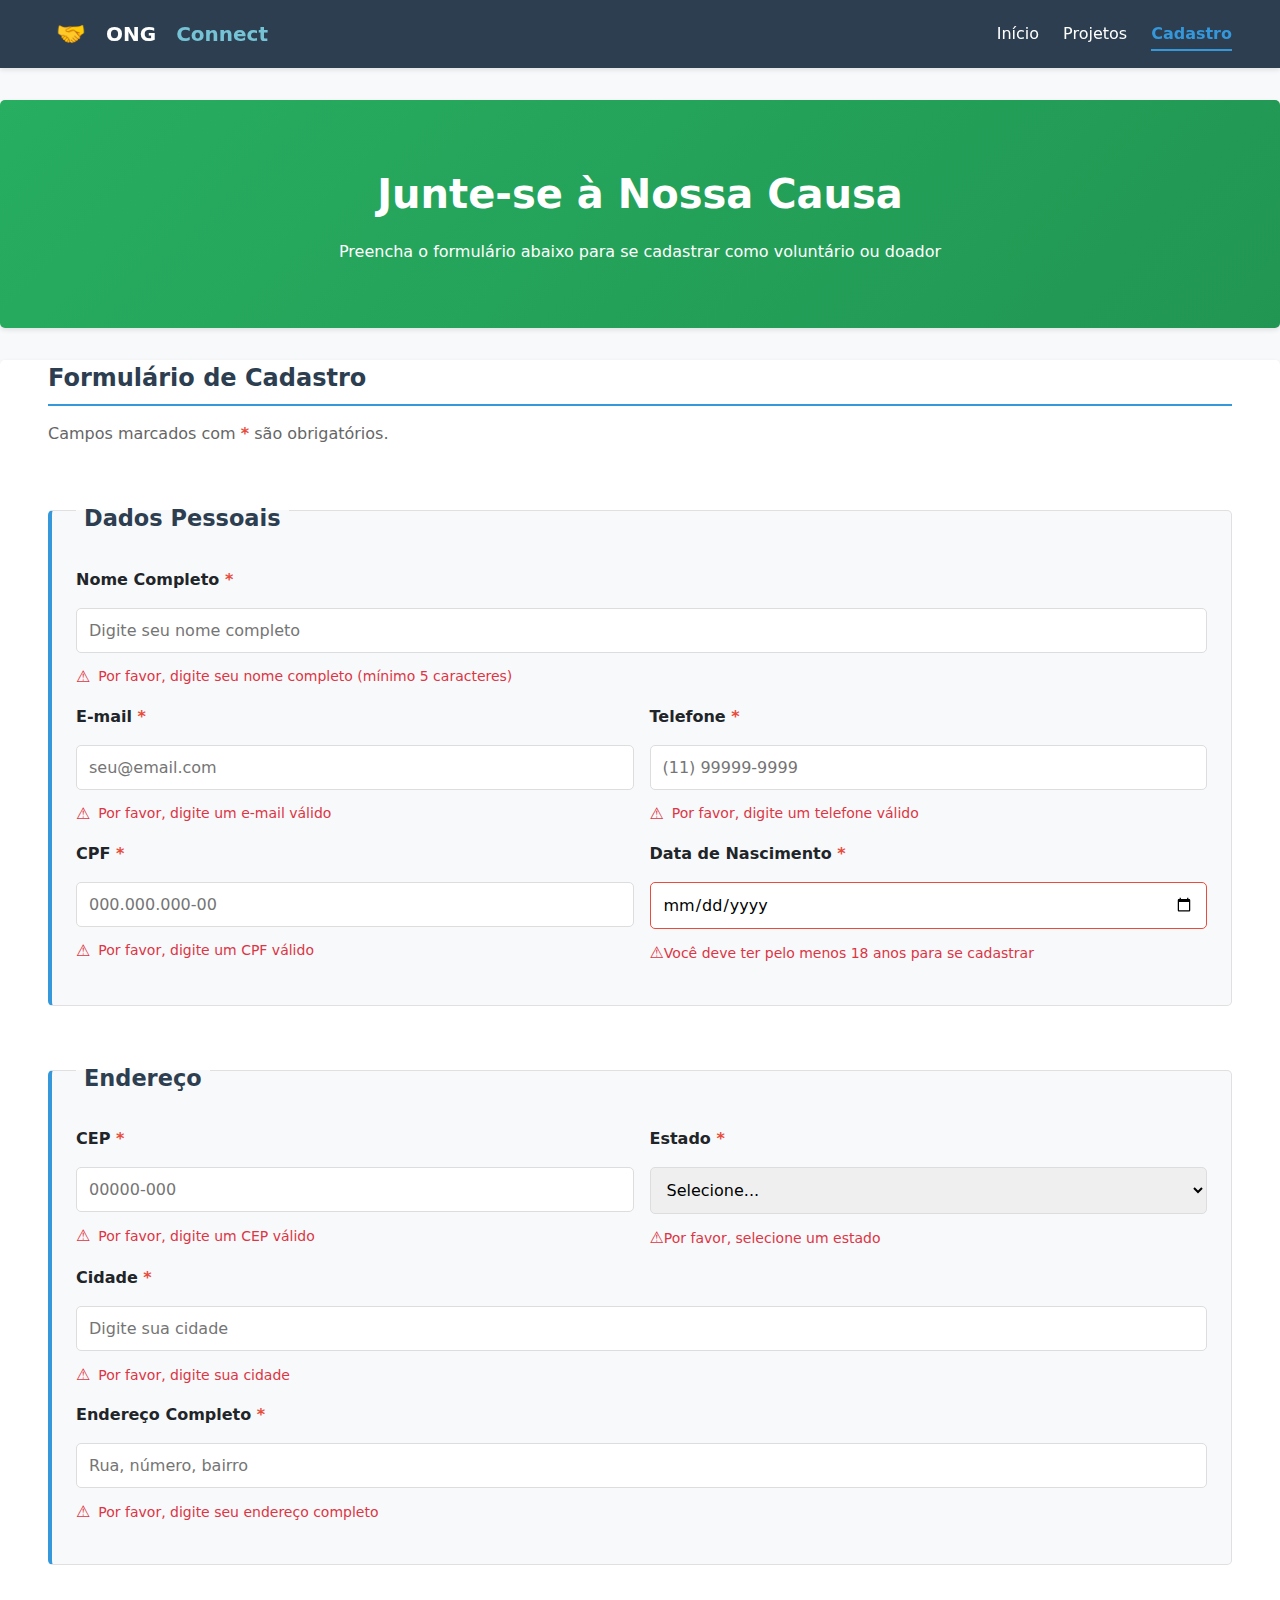
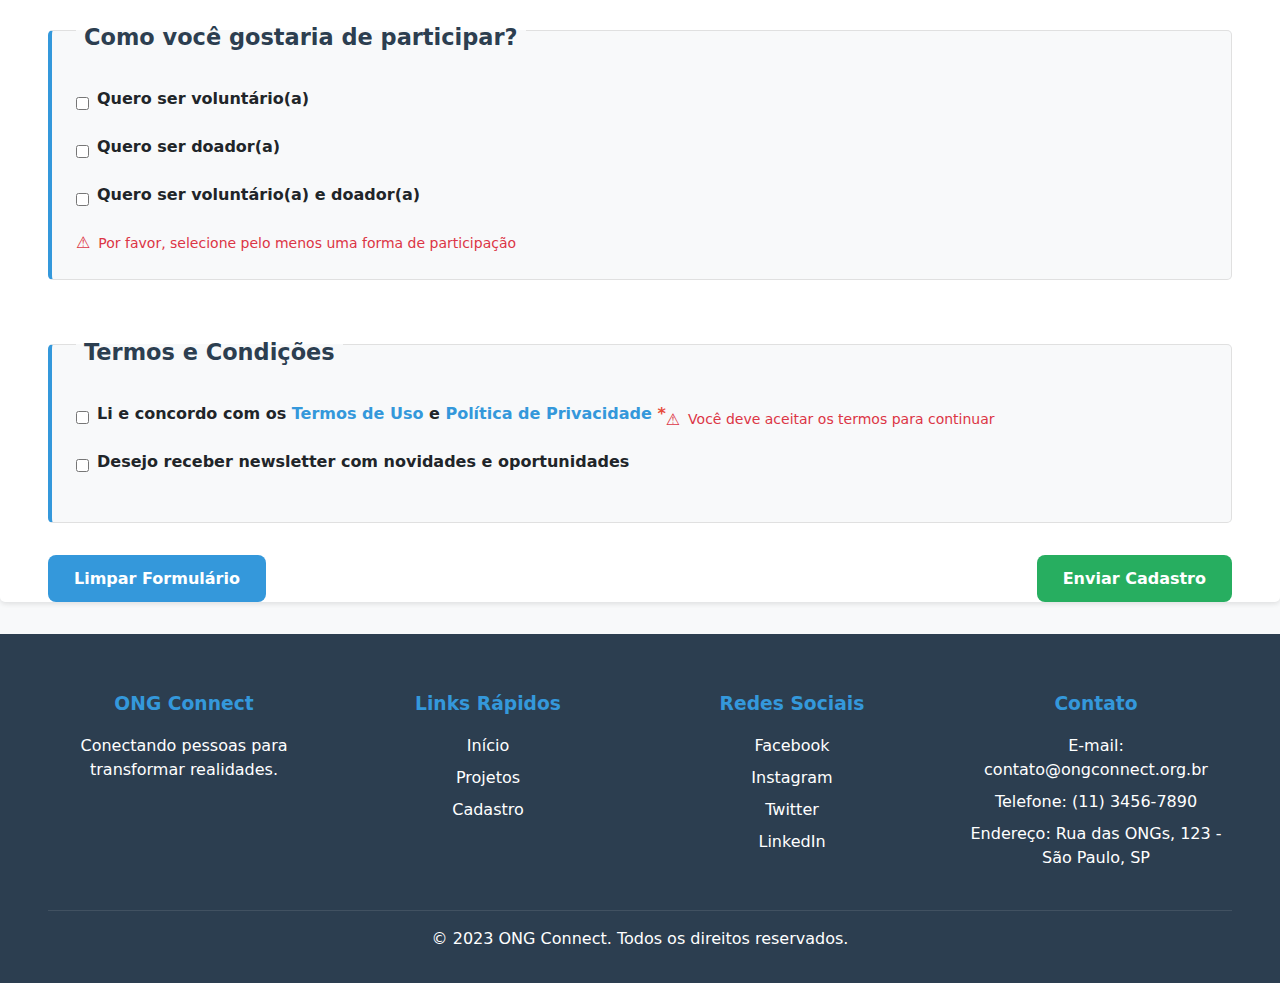
<file: entrega1/cadastro.html>
<!DOCTYPE html>
<html lang="pt-BR">
<head>
    <meta charset="UTF-8">
    <meta name="viewport" content="width=device-width, initial-scale=1.0">
    <meta name="description" content="Cadastre-se como voluntário ou doador na ONG Connect">
    <title>Cadastro - ONG Connect</title>
    <link rel="stylesheet" href="css/style.css">
</head>
<body>
    <!-- Cabeçalho com navegação -->
    <header>
        <div class="container">
            <div class="header-content">
                <div class="logo">
                    <span class="logo-icon">🤝</span>ONG<span>Connect</span>
                </div>
                <nav>
                    <ul>
                        <li><a href="index.html">Início</a></li>
                        <li><a href="projetos.html">Projetos</a></li>
                        <li><a href="cadastro.html" class="active">Cadastro</a></li>
                    </ul>
                </nav>
            </div>
        </div>
    </header>

    <!-- Conteúdo principal -->
    <main>
        <!-- Cabeçalho da página -->
        <section class="page-header">
            <div class="container">
                <h1>Junte-se à Nossa Causa</h1>
                <p>Preencha o formulário abaixo para se cadastrar como voluntário ou doador</p>
            </div>
        </section>

        <!-- Formulário de Cadastro -->
        <section class="container">
            <form id="cadastroForm" novalidate>
                <h2>Formulário de Cadastro</h2>
                <p class="form-intro">Campos marcados com <span class="required-marker">*</span> são obrigatórios.</p>
                
                <!-- Seção Dados Pessoais -->
                <fieldset class="form-section">
                    <legend><h3>Dados Pessoais</h3></legend>
                    
                    <div class="form-group">
                        <label for="nomeCompleto" class="required">Nome Completo</label>
                        <input type="text" id="nomeCompleto" name="nomeCompleto" required minlength="5" maxlength="100" placeholder="Digite seu nome completo">
                        <span class="error-message">Por favor, digite seu nome completo (mínimo 5 caracteres)</span>
                    </div>
                    
                    <div class="form-row">
                        <div class="form-group">
                            <label for="email" class="required">E-mail</label>
                            <input type="email" id="email" name="email" required placeholder="seu@email.com">
                            <span class="error-message">Por favor, digite um e-mail válido</span>
                        </div>
                        
                        <div class="form-group">
                            <label for="telefone" class="required">Telefone</label>
                            <input type="tel" id="telefone" name="telefone" required pattern="\(\d{2}\)\s\d{4,5}-\d{4}" placeholder="(11) 99999-9999">
                            <span class="error-message">Por favor, digite um telefone válido</span>
                        </div>
                    </div>
                    
                    <div class="form-row">
                        <div class="form-group">
                            <label for="cpf" class="required">CPF</label>
                            <input type="text" id="cpf" name="cpf" required pattern="\d{3}\.\d{3}\.\d{3}-\d{2}" placeholder="000.000.000-00">
                            <span class="error-message">Por favor, digite um CPF válido</span>
                        </div>
                        
                        <div class="form-group">
                            <label for="dataNascimento" class="required">Data de Nascimento</label>
                            <input type="date" id="dataNascimento" name="dataNascimento" required max="2005-12-31">
                            <span class="error-message">Você deve ter pelo menos 18 anos para se cadastrar</span>
                        </div>
                    </div>
                </fieldset>
                
                <!-- Seção Endereço -->
                <fieldset class="form-section">
                    <legend><h3>Endereço</h3></legend>
                    
                    <div class="form-row">
                        <div class="form-group">
                            <label for="cep" class="required">CEP</label>
                            <input type="text" id="cep" name="cep" required pattern="\d{5}-\d{3}" placeholder="00000-000">
                            <span class="error-message">Por favor, digite um CEP válido</span>
                        </div>
                        
                        <div class="form-group">
                            <label for="estado" class="required">Estado</label>
                            <select id="estado" name="estado" required>
                                <option value="">Selecione...</option>
                                <option value="AC">Acre</option>
                                <option value="AL">Alagoas</option>
                                <option value="AP">Amapá</option>
                                <option value="AM">Amazonas</option>
                                <option value="BA">Bahia</option>
                                <option value="CE">Ceará</option>
                                <option value="DF">Distrito Federal</option>
                                <option value="ES">Espírito Santo</option>
                                <option value="GO">Goiás</option>
                                <option value="MA">Maranhão</option>
                                <option value="MT">Mato Grosso</option>
                                <option value="MS">Mato Grosso do Sul</option>
                                <option value="MG">Minas Gerais</option>
                                <option value="PA">Pará</option>
                                <option value="PB">Paraíba</option>
                                <option value="PR">Paraná</option>
                                <option value="PE">Pernambuco</option>
                                <option value="PI">Piauí</option>
                                <option value="RJ">Rio de Janeiro</option>
                                <option value="RN">Rio Grande do Norte</option>
                                <option value="RS">Rio Grande do Sul</option>
                                <option value="RO">Rondônia</option>
                                <option value="RR">Roraima</option>
                                <option value="SC">Santa Catarina</option>
                                <option value="SP">São Paulo</option>
                                <option value="SE">Sergipe</option>
                                <option value="TO">Tocantins</option>
                            </select>
                            <span class="error-message">Por favor, selecione um estado</span>
                        </div>
                    </div>
                    
                    <div class="form-group">
                        <label for="cidade" class="required">Cidade</label>
                        <input type="text" id="cidade" name="cidade" required placeholder="Digite sua cidade">
                        <span class="error-message">Por favor, digite sua cidade</span>
                    </div>
                    
                    <div class="form-group">
                        <label for="endereco" class="required">Endereço Completo</label>
                        <input type="text" id="endereco" name="endereco" required placeholder="Rua, número, bairro">
                        <span class="error-message">Por favor, digite seu endereço completo</span>
                    </div>
                </fieldset>
                
                <!-- Seção Interesses -->
                <fieldset class="form-section">
                    <legend><h3>Como você gostaria de participar?</h3></legend>
                    
                    <div class="checkbox-group">
                        <input type="checkbox" id="voluntario" name="interesse" value="voluntario">
                        <label for="voluntario">Quero ser voluntário(a)</label>
                    </div>
                    
                    <div class="checkbox-group">
                        <input type="checkbox" id="doador" name="interesse" value="doador">
                        <label for="doador">Quero ser doador(a)</label>
                    </div>
                    
                    <div class="checkbox-group">
                        <input type="checkbox" id="ambos" name="interesse" value="ambos">
                        <label for="ambos">Quero ser voluntário(a) e doador(a)</label>
                    </div>
                    <span class="error-message" id="interesse-error">Por favor, selecione pelo menos uma forma de participação</span>
                </fieldset>
                
                <!-- Seção Disponibilidade -->
                <fieldset class="form-section" id="voluntario-section">
                    <legend><h3>Disponibilidade (para voluntários)</h3></legend>
                    
                    <div class="form-group">
                        <label for="disponibilidade">Quantas horas por semana você pode dedicar?</label>
                        <select id="disponibilidade" name="disponibilidade">
                            <option value="">Selecione...</option>
                            <option value="2-4">2 a 4 horas</option>
                            <option value="4-8">4 a 8 horas</option>
                            <option value="8+">Mais de 8 horas</option>
                        </select>
                    </div>
                    
                    <div class="form-group">
                        <label for="areasInteresse">Áreas de interesse (selecione até 3)</label>
                        <select id="areasInteresse" name="areasInteresse" multiple size="4">
                            <option value="educacao">Educação</option>
                            <option value="meio-ambiente">Meio Ambiente</option>
                            <option value="saude">Saúde</option>
                            <option value="assistencia-social">Assistência Social</option>
                            <option value="cultura">Cultura</option>
                            <option value="esporte">Esporte</option>
                            <option value="tecnologia">Tecnologia</option>
                            <option value="direitos-humanos">Direitos Humanos</option>
                        </select>
                    </div>
                </fieldset>

                <!-- Seção Doação -->
                <fieldset class="form-section" id="doador-section">
                    <legend><h3>Informações para Doação</h3></legend>
                    
                    <div class="form-group">
                        <label for="tipoDoacao">Tipo de Doação</label>
                        <select id="tipoDoacao" name="tipoDoacao">
                            <option value="">Selecione...</option>
                            <option value="unica">Doação Única</option>
                            <option value="mensal">Doação Mensal</option>
                            <option value="trimestral">Doação Trimestral</option>
                            <option value="anual">Doação Anual</option>
                        </select>
                    </div>
                    
                    <div class="form-group">
                        <label for="valorDoacao">Valor Sugerido (R$)</label>
                        <select id="valorDoacao" name="valorDoacao">
                            <option value="">Selecione...</option>
                            <option value="30">R$ 30,00</option>
                            <option value="50">R$ 50,00</option>
                            <option value="100">R$ 100,00</option>
                            <option value="200">R$ 200,00</option>
                            <option value="outro">Outro valor</option>
                        </select>
                    </div>
                    
                    <div class="form-group" id="outro-valor-group" style="display: none;">
                        <label for="outroValor">Informe o valor desejado (R$)</label>
                        <input type="number" id="outroValor" name="outroValor" min="10" placeholder="Digite o valor em reais">
                    </div>
                </fieldset>
                
                <!-- Seção Termos -->
                <fieldset class="form-section">
                    <legend><h3>Termos e Condições</h3></legend>
                    
                    <div class="checkbox-group">
                        <input type="checkbox" id="termos" name="termos" required>
                        <label for="termos" class="required">Li e concordo com os <a href="#" class="link">Termos de Uso</a> e <a href="#" class="link">Política de Privacidade</a></label>
                        <span class="error-message">Você deve aceitar os termos para continuar</span>
                    </div>
                    
                    <div class="checkbox-group">
                        <input type="checkbox" id="newsletter" name="newsletter">
                        <label for="newsletter">Desejo receber newsletter com novidades e oportunidades</label>
                    </div>
                </fieldset>
                
                <!-- Ações do Formulário -->
                <div class="form-actions">
                    <button type="reset" class="btn btn-secondary">Limpar Formulário</button>
                    <button type="submit" class="btn btn-success">Enviar Cadastro</button>
                </div>
            </form>
        </section>
    </main>

    <!-- Rodapé -->
    <footer>
        <div class="container">
            <div class="footer-content">
                <div class="footer-section">
                    <h3>ONG Connect</h3>
                    <p>Conectando pessoas para transformar realidades.</p>
                </div>
                <div class="footer-section">
                    <h3>Links Rápidos</h3>
                    <ul>
                        <li><a href="index.html">Início</a></li>
                        <li><a href="projetos.html">Projetos</a></li>
                        <li><a href="cadastro.html">Cadastro</a></li>
                    </ul>
                </div>
                <div class="footer-section">
                    <h3>Redes Sociais</h3>
                    <ul>
                        <li><a href="#">Facebook</a></li>
                        <li><a href="#">Instagram</a></li>
                        <li><a href="#">Twitter</a></li>
                        <li><a href="#">LinkedIn</a></li>
                    </ul>
                </div>
                <div class="footer-section">
                    <h3>Contato</h3>
                    <ul>
                        <li>E-mail: contato@ongconnect.org.br</li>
                        <li>Telefone: (11) 3456-7890</li>
                        <li>Endereço: Rua das ONGs, 123 - São Paulo, SP</li>
                    </ul>
                </div>
            </div>
            <div class="footer-bottom">
                <p>&copy; 2023 ONG Connect. Todos os direitos reservados.</p>
            </div>
        </div>
    </footer>

    <script src="js/script.js"></script>
</body>
</html>
</file>
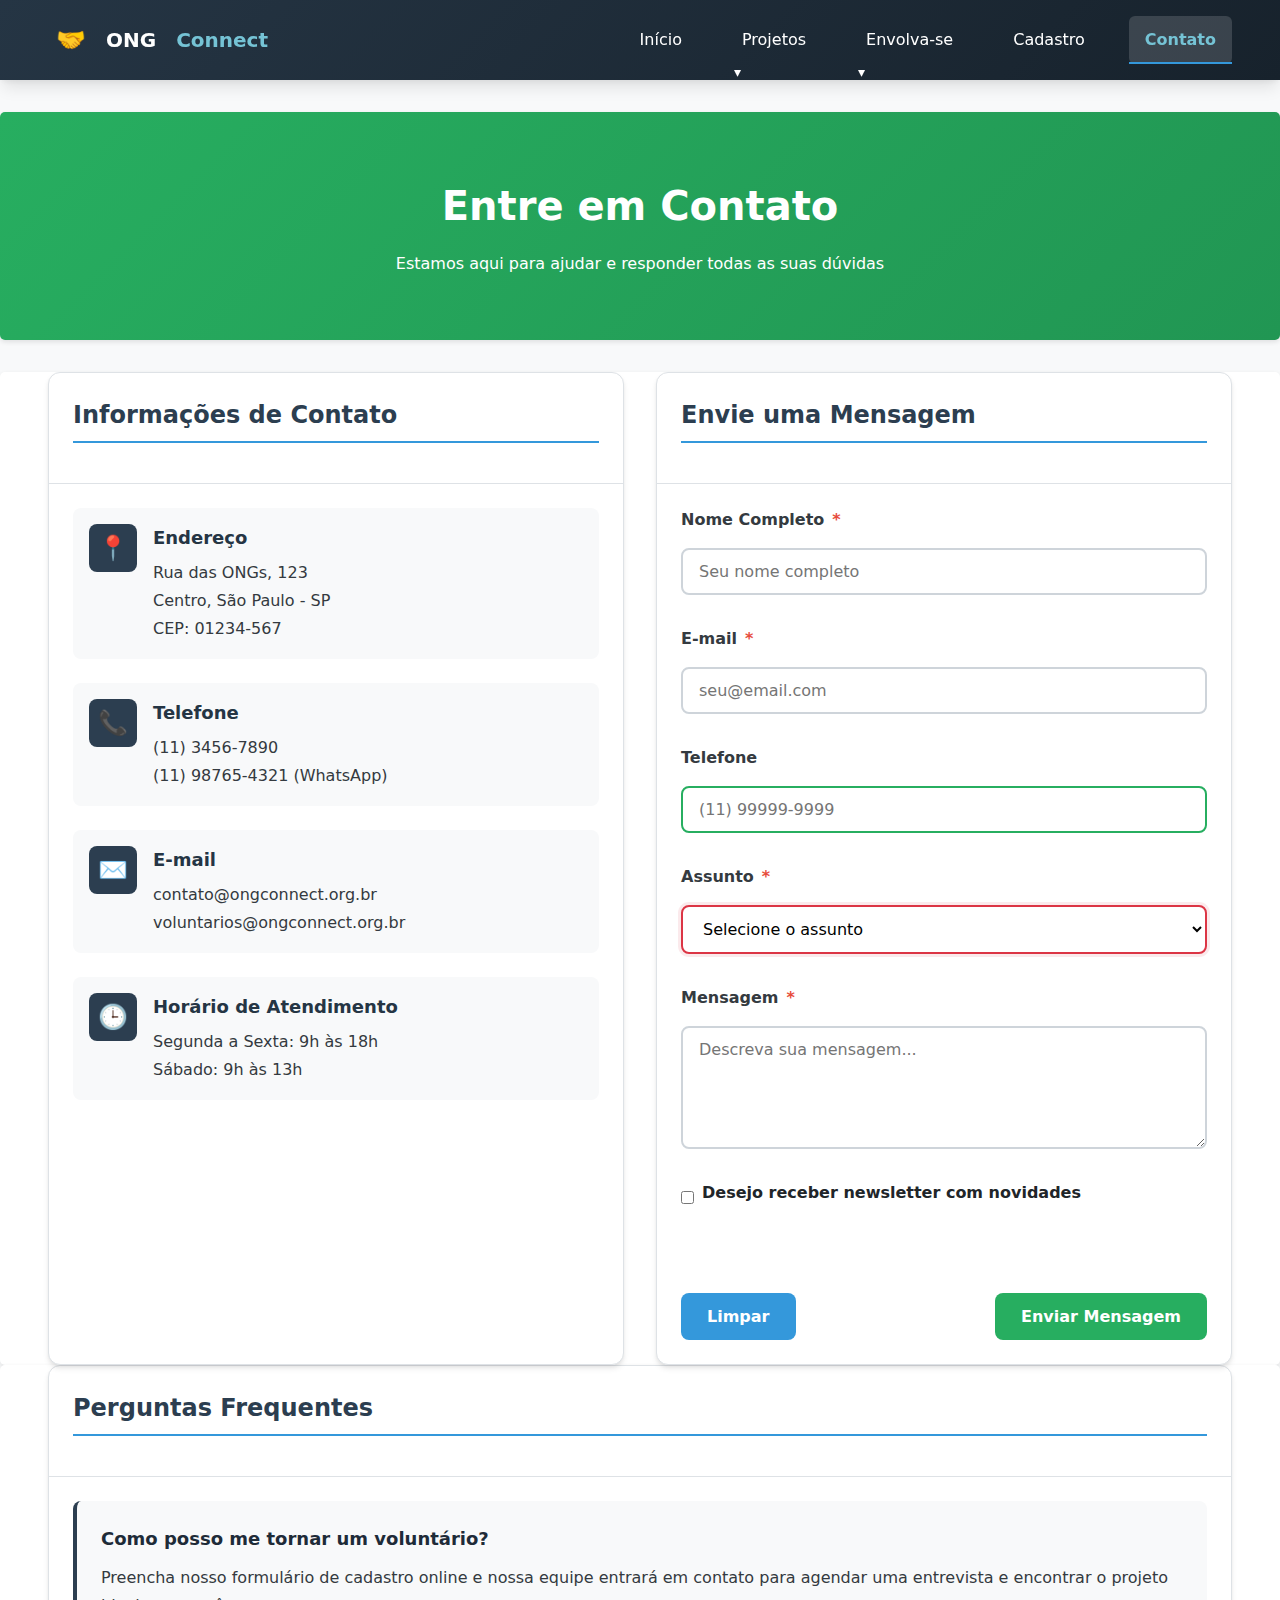
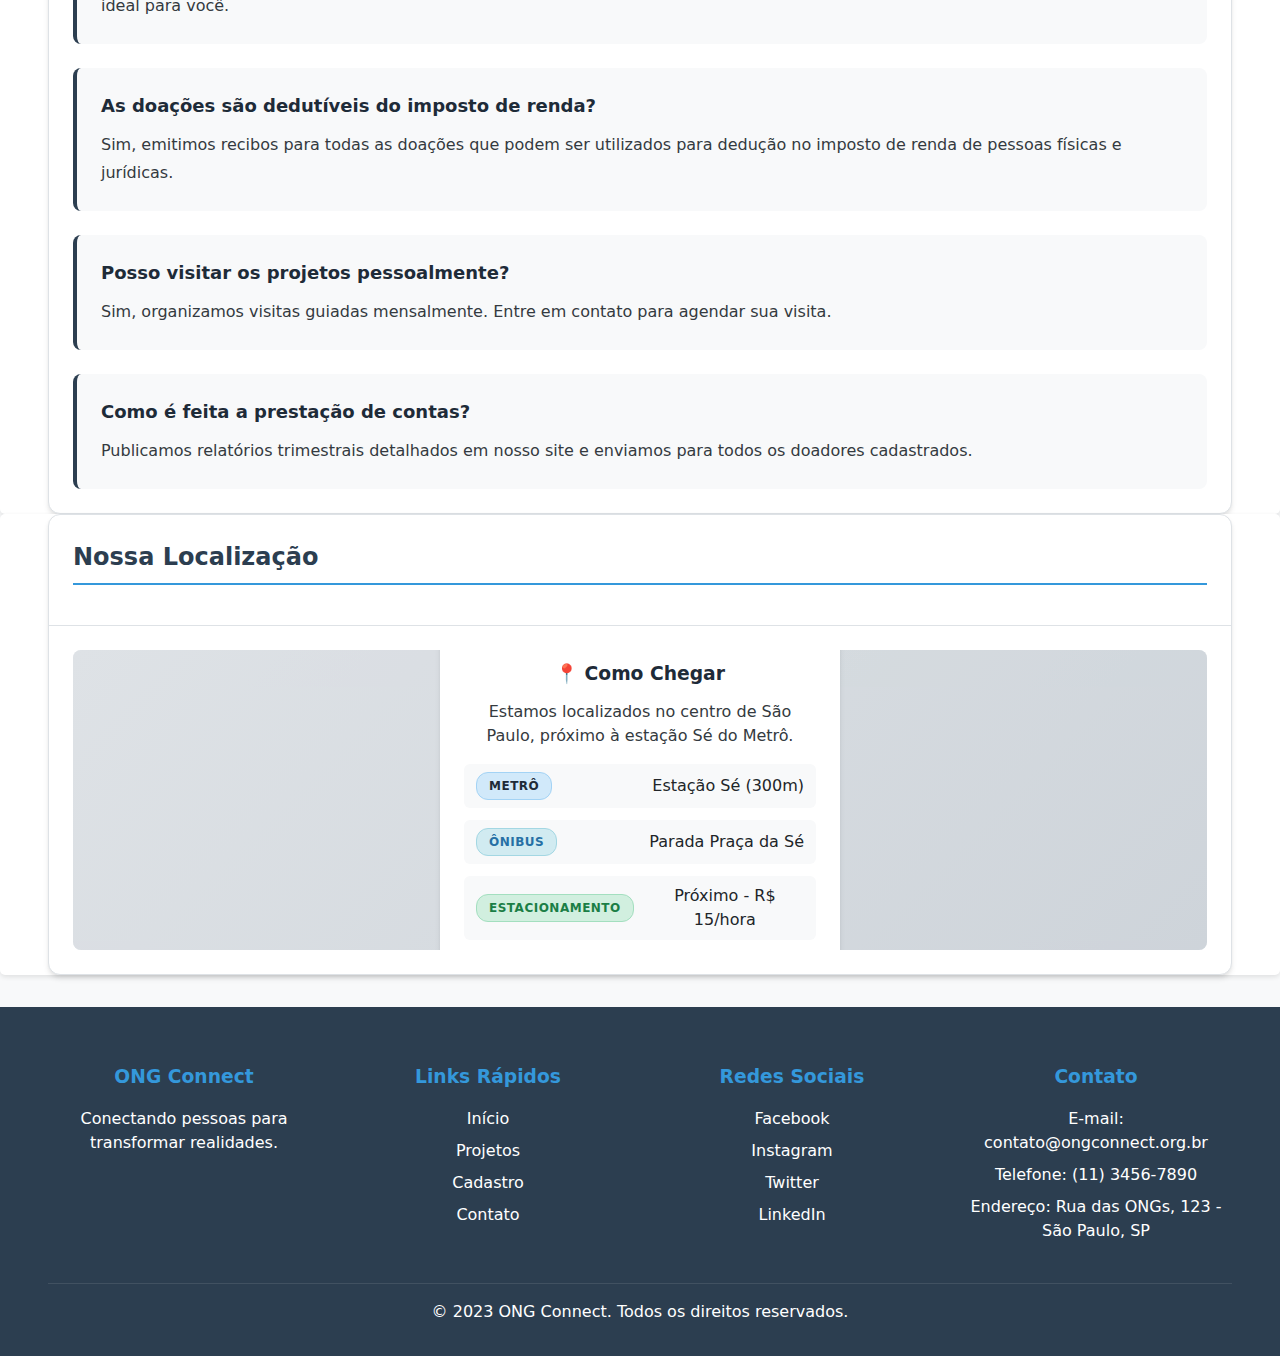
<file: entrega1/contato.html>
<!DOCTYPE html>
<html lang="pt-BR">
<head>
    <meta charset="UTF-8">
    <meta name="viewport" content="width=device-width, initial-scale=1.0">
    <meta name="description" content="Entre em contato com a ONG Connect - Estamos aqui para ajudar e responder suas dúvidas">
    <title>Contato - ONG Connect</title>
    <link rel="stylesheet" href="css/style.css">
</head>
<body>
    <!-- Cabeçalho com navegação -->
    <header class="header">
        <div class="container">
            <div class="header-content">
                <a href="index.html" class="logo">
                    <span class="logo-icon">🤝</span>
                    ONG<span>Connect</span>
                </a>

                <button class="mobile-menu-btn" aria-label="Abrir menu">
                    <span></span>
                    <span></span>
                    <span></span>
                </button>

                <nav class="nav">
                    <ul class="nav-list">
                        <li class="nav-item">
                            <a href="index.html" class="nav-link">Início</a>
                        </li>
                        <li class="nav-item dropdown">
                            <a href="projetos.html" class="nav-link dropdown-toggle">
                                Projetos
                            </a>
                            <div class="dropdown-menu">
                                <a href="projetos.html#educacao" class="dropdown-item">Educação</a>
                                <a href="projetos.html#meio-ambiente" class="dropdown-item">Meio Ambiente</a>
                                <a href="projetos.html#saude" class="dropdown-item">Saúde</a>
                                <a href="projetos.html#tecnologia" class="dropdown-item">Tecnologia</a>
                            </div>
                        </li>
                        <li class="nav-item dropdown">
                            <a href="#" class="nav-link dropdown-toggle">
                                Envolva-se
                            </a>
                            <div class="dropdown-menu">
                                <a href="cadastro.html" class="dropdown-item">Seja Voluntário</a>
                                <a href="cadastro.html#doacao" class="dropdown-item">Faça uma Doação</a>
                                <a href="#" class="dropdown-item">Parcerias</a>
                            </div>
                        </li>
                        <li class="nav-item">
                            <a href="cadastro.html" class="nav-link">Cadastro</a>
                        </li>
                        <li class="nav-item">
                            <a href="contato.html" class="nav-link active">Contato</a>
                        </li>
                    </ul>
                </nav>
            </div>
        </div>
    </header>

    <!-- Conteúdo principal -->
    <main>
        <!-- Cabeçalho da página -->
        <section class="page-header">
            <div class="container">
                <h1>Entre em Contato</h1>
                <p>Estamos aqui para ajudar e responder todas as suas dúvidas</p>
            </div>
        </section>

        <!-- Seção de Informações de Contato -->
        <section class="container">
            <div class="grid grid-1 grid-md-2 gap-8">
                <!-- Informações de Contato -->
                <div class="card">
                    <div class="card-header">
                        <h2>Informações de Contato</h2>
                    </div>
                    <div class="card-body">
                        <div class="contact-info">
                            <div class="contact-item">
                                <div class="contact-icon">📍</div>
                                <div class="contact-details">
                                    <h3>Endereço</h3>
                                    <p>Rua das ONGs, 123<br>Centro, São Paulo - SP<br>CEP: 01234-567</p>
                                </div>
                            </div>
                            
                            <div class="contact-item">
                                <div class="contact-icon">📞</div>
                                <div class="contact-details">
                                    <h3>Telefone</h3>
                                    <p>(11) 3456-7890<br>(11) 98765-4321 (WhatsApp)</p>
                                </div>
                            </div>
                            
                            <div class="contact-item">
                                <div class="contact-icon">✉️</div>
                                <div class="contact-details">
                                    <h3>E-mail</h3>
                                    <p>contato@ongconnect.org.br<br>voluntarios@ongconnect.org.br</p>
                                </div>
                            </div>
                            
                            <div class="contact-item">
                                <div class="contact-icon">🕒</div>
                                <div class="contact-details">
                                    <h3>Horário de Atendimento</h3>
                                    <p>Segunda a Sexta: 9h às 18h<br>Sábado: 9h às 13h</p>
                                </div>
                            </div>
                        </div>
                    </div>
                </div>

                <!-- Formulário de Contato -->
                <div class="card">
                    <div class="card-header">
                        <h2>Envie uma Mensagem</h2>
                    </div>
                    <div class="card-body">
                        <form id="contactForm" class="contact-form">
                            <div class="form-group">
                                <label for="contactName" class="form-label required">Nome Completo</label>
                                <input type="text" id="contactName" name="contactName" class="form-control" required minlength="2" placeholder="Seu nome completo">
                            </div>
                            
                            <div class="form-group">
                                <label for="contactEmail" class="form-label required">E-mail</label>
                                <input type="email" id="contactEmail" name="contactEmail" class="form-control" required placeholder="seu@email.com">
                            </div>
                            
                            <div class="form-group">
                                <label for="contactPhone" class="form-label">Telefone</label>
                                <input type="tel" id="contactPhone" name="contactPhone" class="form-control" placeholder="(11) 99999-9999">
                            </div>
                            
                            <div class="form-group">
                                <label for="contactSubject" class="form-label required">Assunto</label>
                                <select id="contactSubject" name="contactSubject" class="form-control" required>
                                    <option value="">Selecione o assunto</option>
                                    <option value="voluntariado">Voluntariado</option>
                                    <option value="doacao">Doação</option>
                                    <option value="parceria">Parceria</option>
                                    <option value="duvida">Dúvida</option>
                                    <option value="sugestao">Sugestão</option>
                                    <option value="outro">Outro</option>
                                </select>
                            </div>
                            
                            <div class="form-group">
                                <label for="contactMessage" class="form-label required">Mensagem</label>
                                <textarea id="contactMessage" name="contactMessage" class="form-control" required minlength="10" rows="5" placeholder="Descreva sua mensagem..."></textarea>
                            </div>
                            
                            <div class="form-group">
                                <div class="checkbox-group">
                                    <input type="checkbox" id="contactNewsletter" name="contactNewsletter">
                                    <label for="contactNewsletter">Desejo receber newsletter com novidades</label>
                                </div>
                            </div>
                            
                            <div class="form-actions">
                                <button type="reset" class="btn btn-secondary">Limpar</button>
                                <button type="submit" class="btn btn-success">Enviar Mensagem</button>
                            </div>
                        </form>
                    </div>
                </div>
            </div>
        </section>

        <!-- Seção de FAQs -->
        <section class="container">
            <div class="card">
                <div class="card-header">
                    <h2>Perguntas Frequentes</h2>
                </div>
                <div class="card-body">
                    <div class="faq-grid">
                        <div class="faq-item">
                            <h3>Como posso me tornar um voluntário?</h3>
                            <p>Preencha nosso formulário de cadastro online e nossa equipe entrará em contato para agendar uma entrevista e encontrar o projeto ideal para você.</p>
                        </div>
                        
                        <div class="faq-item">
                            <h3>As doações são dedutíveis do imposto de renda?</h3>
                            <p>Sim, emitimos recibos para todas as doações que podem ser utilizados para dedução no imposto de renda de pessoas físicas e jurídicas.</p>
                        </div>
                        
                        <div class="faq-item">
                            <h3>Posso visitar os projetos pessoalmente?</h3>
                            <p>Sim, organizamos visitas guiadas mensalmente. Entre em contato para agendar sua visita.</p>
                        </div>
                        
                        <div class="faq-item">
                            <h3>Como é feita a prestação de contas?</h3>
                            <p>Publicamos relatórios trimestrais detalhados em nosso site e enviamos para todos os doadores cadastrados.</p>
                        </div>
                    </div>
                </div>
            </div>
        </section>

        <!-- Seção de Localização -->
        <section class="container">
            <div class="card">
                <div class="card-header">
                    <h2>Nossa Localização</h2>
                </div>
                <div class="card-body">
                    <div class="map-container">
                        <div class="map-placeholder">
                            <div class="map-content">
                                <h3>📍 Como Chegar</h3>
                                <p>Estamos localizados no centro de São Paulo, próximo à estação Sé do Metrô.</p>
                                <div class="transport-options">
                                    <div class="transport-item">
                                        <span class="badge badge-primary">Metrô</span>
                                        <span>Estação Sé (300m)</span>
                                    </div>
                                    <div class="transport-item">
                                        <span class="badge badge-secondary">Ônibus</span>
                                        <span>Parada Praça da Sé</span>
                                    </div>
                                    <div class="transport-item">
                                        <span class="badge badge-success">Estacionamento</span>
                                        <span>Próximo - R$ 15/hora</span>
                                    </div>
                                </div>
                            </div>
                        </div>
                    </div>
                </div>
            </div>
        </section>
    </main>

    <!-- Rodapé -->
    <footer>
        <div class="container">
            <div class="footer-content">
                <div class="footer-section">
                    <h3>ONG Connect</h3>
                    <p>Conectando pessoas para transformar realidades.</p>
                </div>
                <div class="footer-section">
                    <h3>Links Rápidos</h3>
                    <ul>
                        <li><a href="index.html">Início</a></li>
                        <li><a href="projetos.html">Projetos</a></li>
                        <li><a href="cadastro.html">Cadastro</a></li>
                        <li><a href="contato.html">Contato</a></li>
                    </ul>
                </div>
                <div class="footer-section">
                    <h3>Redes Sociais</h3>
                    <ul>
                        <li><a href="#">Facebook</a></li>
                        <li><a href="#">Instagram</a></li>
                        <li><a href="#">Twitter</a></li>
                        <li><a href="#">LinkedIn</a></li>
                    </ul>
                </div>
                <div class="footer-section">
                    <h3>Contato</h3>
                    <ul>
                        <li>E-mail: contato@ongconnect.org.br</li>
                        <li>Telefone: (11) 3456-7890</li>
                        <li>Endereço: Rua das ONGs, 123 - São Paulo, SP</li>
                    </ul>
                </div>
            </div>
            <div class="footer-bottom">
                <p>&copy; 2023 ONG Connect. Todos os direitos reservados.</p>
            </div>
        </div>
    </footer>

    <script src="js/script.js"></script>
</body>
</html>
</file>
<file: entrega1/css/style.css>
/* ===== ESTILOS GLOBAIS ===== */
* {
    margin: 0;
    padding: 0;
    box-sizing: border-box;
}

:root {
    --primary-color: #2c3e50;
    --secondary-color: #3498db;
    --accent-color: #27ae60;
    --danger-color: #e74c3c;
    --warning-color: #f39c12;
    --light-color: #f9f9f9;
    --dark-color: #333;
    --text-color: #333;
    --border-radius: 5px;
    --box-shadow: 0 2px 5px rgba(0,0,0,0.1);
    --transition: all 0.3s ease;
}

body {
    font-family: 'Segoe UI', Tahoma, Geneva, Verdana, sans-serif;
    line-height: 1.6;
    color: var(--text-color);
    background-color: var(--light-color);
    min-height: 100vh;
    display: flex;
    flex-direction: column;
}

.container {
    width: 90%;
    max-width: 1200px;
    margin: 0 auto;
}

/* ===== HEADER E NAVEGAÇÃO ===== */
header {
    background-color: var(--primary-color);
    color: white;
    padding: 1rem 0;
    box-shadow: var(--box-shadow);
    position: sticky;
    top: 0;
    z-index: 100;
}

.header-content {
    display: flex;
    justify-content: space-between;
    align-items: center;
}

.logo {
    font-size: 1.5rem;
    font-weight: bold;
    display: flex;
    align-items: center;
}

.logo span {
    color: var(--secondary-color);
    margin-left: 0.5rem;
}

.logo-icon {
    font-size: 1.8rem;
    margin-right: 0.5rem;
}

nav ul {
    display: flex;
    list-style: none;
}

nav ul li {
    margin-left: 1.5rem;
}

nav ul li a {
    color: white;
    text-decoration: none;
    transition: var(--transition);
    padding: 0.5rem 0;
    position: relative;
}

nav ul li a:hover {
    color: var(--secondary-color);
}

nav ul li a.active {
    color: var(--secondary-color);
    font-weight: bold;
}

nav ul li a::after {
    content: '';
    position: absolute;
    bottom: 0;
    left: 0;
    width: 0;
    height: 2px;
    background-color: var(--secondary-color);
    transition: var(--transition);
}

nav ul li a:hover::after,
nav ul li a.active::after {
    width: 100%;
}

/* ===== CONTEÚDO PRINCIPAL ===== */
main {
    flex: 1;
    padding: 2rem 0;
}

.hero {
    background: linear-gradient(135deg, var(--secondary-color), var(--primary-color));
    color: white;
    padding: 4rem 0;
    text-align: center;
    margin-bottom: 2rem;
}

.hero h1 {
    font-size: 2.5rem;
    margin-bottom: 1rem;
    text-shadow: 1px 1px 3px rgba(0,0,0,0.3);
}

.hero p {
    font-size: 1.2rem;
    max-width: 800px;
    margin: 0 auto 2rem;
}

.page-header {
    background: linear-gradient(135deg, var(--accent-color), #2ecc71);
    color: white;
    padding: 3rem 0;
    text-align: center;
    margin-bottom: 2rem;
}

.page-header h1 {
    font-size: 2.5rem;
    margin-bottom: 1rem;
}

section {
    margin-bottom: 2rem;
    padding: 2rem;
    background-color: white;
    border-radius: var(--border-radius);
    box-shadow: var(--box-shadow);
}

h2 {
    color: var(--primary-color);
    margin-bottom: 1rem;
    padding-bottom: 0.5rem;
    border-bottom: 2px solid var(--secondary-color);
}

h3 {
    color: var(--primary-color);
    margin: 1.5rem 0 0.5rem;
}

/* ===== LAYOUTS EM GRID ===== */
.about-grid {
    display: grid;
    grid-template-columns: repeat(auto-fit, minmax(300px, 1fr));
    gap: 1.5rem;
    margin-top: 1.5rem;
}

.about-item {
    padding: 1.5rem;
    background-color: #f8f9fa;
    border-radius: var(--border-radius);
    border-left: 4px solid var(--secondary-color);
}

.about-item ul {
    margin-left: 1.5rem;
}

.about-item li {
    margin-bottom: 0.5rem;
}

.projects-grid {
    display: grid;
    grid-template-columns: repeat(auto-fill, minmax(300px, 1fr));
    gap: 1.5rem;
    margin-top: 1.5rem;
}

.contact-grid {
    display: grid;
    grid-template-columns: repeat(auto-fit, minmax(250px, 1fr));
    gap: 1.5rem;
}

/* ===== CARDS DE PROJETOS ===== */
.project-card {
    border: 1px solid #e0e0e0;
    border-radius: var(--border-radius);
    overflow: hidden;
    transition: var(--transition);
    height: 100%;
    display: flex;
    flex-direction: column;
}

.project-card:hover {
    transform: translateY(-5px);
    box-shadow: 0 5px 15px rgba(0,0,0,0.1);
}

.project-image {
    height: 200px;
    background-color: var(--secondary-color);
    display: flex;
    align-items: center;
    justify-content: center;
    color: white;
    font-weight: bold;
    position: relative;
    overflow: hidden;
}

.project-image img {
    width: 100%;
    height: 100%;
    object-fit: cover;
}

.project-image::after {
    content: '';
    position: absolute;
    top: 0;
    left: 0;
    right: 0;
    bottom: 0;
    background: rgba(0,0,0,0.2);
}

.project-content {
    padding: 1.5rem;
    flex: 1;
    display: flex;
    flex-direction: column;
}

.project-content h3 {
    margin-bottom: 0.5rem;
    color: var(--primary-color);
}

.project-meta {
    display: flex;
    justify-content: space-between;
    margin-top: auto;
    padding-top: 1rem;
    font-size: 0.9rem;
    color: #666;
    border-top: 1px solid #eee;
}

/* ===== ESTATÍSTICAS ===== */
.stats-section {
    background: linear-gradient(135deg, var(--primary-color), #34495e);
    color: white;
    padding: 3rem 0;
    text-align: center;
}

.stats-section h2 {
    color: white;
    border-bottom-color: var(--secondary-color);
}

.stats-grid {
    display: grid;
    grid-template-columns: repeat(auto-fit, minmax(200px, 1fr));
    gap: 2rem;
    margin-top: 2rem;
}

.stat-item {
    display: flex;
    flex-direction: column;
    align-items: center;
}

.stat-number {
    font-size: 2.5rem;
    font-weight: bold;
    color: var(--secondary-color);
    margin-bottom: 0.5rem;
}

.stat-label {
    font-size: 1rem;
    opacity: 0.9;
}

/* ===== FORMULÁRIOS ===== */
.form-intro {
    margin-bottom: 2rem;
    color: #666;
}

.required-marker {
    color: var(--danger-color);
    font-weight: bold;
}

.form-group {
    margin-bottom: 1.5rem;
    position: relative;
}

label {
    display: block;
    margin-bottom: 0.5rem;
    font-weight: bold;
}

.required::after {
    content: " *";
    color: var(--danger-color);
}

input, select, textarea {
    width: 100%;
    padding: 0.75rem;
    border: 1px solid #ddd;
    border-radius: var(--border-radius);
    font-size: 1rem;
    transition: var(--transition);
    font-family: inherit;
}

input:focus, select:focus, textarea:focus {
    outline: none;
    border-color: var(--secondary-color);
    box-shadow: 0 0 0 2px rgba(52, 152, 219, 0.2);
}

input:valid {
    border-color: var(--accent-color);
}

input:invalid:not(:focus):not(:placeholder-shown) {
    border-color: var(--danger-color);
}

.form-row {
    display: grid;
    grid-template-columns: 1fr 1fr;
    gap: 1rem;
}

.form-section {
    margin-bottom: 2rem;
    padding: 1.5rem;
    background-color: #f8f9fa;
    border-radius: var(--border-radius);
    border-left: 4px solid var(--secondary-color);
}

.form-section legend {
    font-weight: bold;
    color: var(--primary-color);
    padding: 0 0.5rem;
}

fieldset {
    border: 1px solid #e0e0e0;
    border-radius: var(--border-radius);
    padding: 1.5rem;
}

fieldset legend {
    font-size: 1.2rem;
}

.checkbox-group {
    display: flex;
    align-items: center;
    margin-bottom: 1rem;
}

.checkbox-group input {
    width: auto;
    margin-right: 0.5rem;
}

.error-message {
    color: var(--danger-color);
    font-size: 0.875rem;
    margin-top: 0.25rem;
    display: none;
}

input:invalid:not(:focus):not(:placeholder-shown) + .error-message,
select:invalid:not(:focus) + .error-message {
    display: block;
}

/* ===== BOTÕES ===== */
.btn {
    display: inline-block;
    background-color: var(--secondary-color);
    color: white;
    padding: 0.75rem 1.5rem;
    border: none;
    border-radius: var(--border-radius);
    cursor: pointer;
    font-size: 1rem;
    transition: var(--transition);
    text-decoration: none;
    text-align: center;
    font-family: inherit;
}

.btn:hover {
    background-color: #2980b9;
    transform: translateY(-2px);
    box-shadow: 0 4px 8px rgba(0,0,0,0.1);
}

.btn-success {
    background-color: var(--accent-color);
}

.btn-success:hover {
    background-color: #219653;
}

.btn-secondary {
    background-color: #95a5a6;
}

.btn-secondary:hover {
    background-color: #7f8c8d;
}

.btn-block {
    display: block;
    width: 100%;
}

.form-actions {
    display: flex;
    justify-content: space-between;
    margin-top: 2rem;
    gap: 1rem;
}

/* ===== CARDS DE INFORMAÇÃO ===== */
.info-cards {
    display: grid;
    grid-template-columns: repeat(auto-fit, minmax(300px, 1fr));
    gap: 1.5rem;
    margin-top: 1.5rem;
}

.info-card {
    padding: 1.5rem;
    border-radius: var(--border-radius);
    background-color: #f8f9fa;
    border-left: 4px solid var(--secondary-color);
    transition: var(--transition);
    display: flex;
    flex-direction: column;
}

.info-card:hover {
    transform: translateY(-3px);
    box-shadow: 0 4px 8px rgba(0,0,0,0.1);
}

.info-card h3 {
    margin-top: 0;
    color: var(--primary-color);
}

.info-card .btn {
    margin-top: auto;
    align-self: flex-start;
}

/* ===== TRANSPARÊNCIA ===== */
.transparency-section {
    margin-top: 2rem;
    padding: 1.5rem;
    background-color: #f8f9fa;
    border-radius: var(--border-radius);
}

.transparency-grid {
    display: grid;
    grid-template-columns: repeat(auto-fit, minmax(150px, 1fr));
    gap: 1.5rem;
    margin-top: 1rem;
}

.transparency-item {
    text-align: center;
    padding: 1rem;
    background: white;
    border-radius: var(--border-radius);
    box-shadow: var(--box-shadow);
}

.transparency-number {
    display: block;
    font-size: 2rem;
    font-weight: bold;
    color: var(--accent-color);
    margin-bottom: 0.5rem;
}

.transparency-label {
    font-size: 0.9rem;
    color: #666;
}

/* ===== FOOTER ===== */
footer {
    background-color: var(--primary-color);
    color: white;
    padding: 2rem 0;
    text-align: center;
    margin-top: auto;
}

.footer-content {
    display: grid;
    grid-template-columns: repeat(auto-fit, minmax(200px, 1fr));
    gap: 2rem;
    margin-bottom: 2rem;
}

.footer-section h3 {
    margin-bottom: 1rem;
    color: var(--secondary-color);
}

.footer-section ul {
    list-style: none;
}

.footer-section ul li {
    margin-bottom: 0.5rem;
}

.footer-section a {
    color: white;
    text-decoration: none;
    transition: var(--transition);
}

.footer-section a:hover {
    color: var(--secondary-color);
}

.footer-bottom {
    padding-top: 1rem;
    border-top: 1px solid rgba(255,255,255,0.1);
}

/* ===== UTILITÁRIOS ===== */
.text-center {
    text-align: center;
}

.mt-1 { margin-top: 1rem; }
.mt-2 { margin-top: 2rem; }
.mb-1 { margin-bottom: 1rem; }
.mb-2 { margin-bottom: 2rem; }

.link {
    color: var(--secondary-color);
    text-decoration: none;
}

.link:hover {
    text-decoration: underline;
}

/* ===== RESPONSIVIDADE ===== */
@media (max-width: 768px) {
    .header-content {
        flex-direction: column;
        text-align: center;
    }
    
    nav ul {
        margin-top: 1rem;
        justify-content: center;
        flex-wrap: wrap;
    }
    
    nav ul li {
        margin: 0.5rem;
    }
    
    .hero h1, .page-header h1 {
        font-size: 2rem;
    }
    
    .form-row {
        grid-template-columns: 1fr;
    }
    
    .form-actions {
        flex-direction: column;
    }
    
    .projects-grid {
        grid-template-columns: 1fr;
    }
    
    .stats-grid {
        grid-template-columns: repeat(2, 1fr);
    }
    
    .info-cards {
        grid-template-columns: 1fr;
    }
}

@media (max-width: 480px) {
    .container {
        width: 95%;
    }
    
    section {
        padding: 1rem;
    }
    
    .hero {
        padding: 2rem 0;
    }
    
    .stats-grid {
        grid-template-columns: 1fr;
    }
    
    .footer-content {
        grid-template-columns: 1fr;
    }
}

/* ===== SISTEMA DE DESIGN ===== */
:root {
  /* ===== PALETA DE CORES (8+ cores) ===== */
  /* Cores Primárias */
  --primary-50: #e8f4fd;
  --primary-100: #d1e9fa;
  --primary-200: #a3d3f5;
  --primary-300: #75bdef;
  --primary-400: #47a7e9;
  --primary-500: #2c3e50; /* Principal */
  --primary-600: #253544;
  --primary-700: #1e2b38;
  --primary-800: #17222c;
  --primary-900: #101820;

  /* Cores Secundárias */
  --secondary-50: #e8f5f8;
  --secondary-100: #d1ebf1;
  --secondary-200: #a3d7e3;
  --secondary-300: #75c3d5;
  --secondary-400: #47afc7;
  --secondary-500: #3498db; /* Principal */
  --secondary-600: #2d84c0;
  --secondary-700: #2670a5;
  --secondary-800: #1f5c8a;
  --secondary-900: #18486f;

  /* Cores de Acento */
  --accent-50: #e8f7ef;
  --accent-100: #d1efdf;
  --accent-200: #a3dfbf;
  --accent-300: #75cf9f;
  --accent-400: #47bf7f;
  --accent-500: #27ae60; /* Principal */
  --accent-600: #219653;
  --accent-700: #1b7e46;
  --accent-800: #156639;
  --accent-900: #0f4e2c;

  /* Cores Neutras */
  --neutral-50: #f8f9fa;
  --neutral-100: #e9ecef;
  --neutral-200: #dee2e6;
  --neutral-300: #ced4da;
  --neutral-400: #adb5bd;
  --neutral-500: #6c757d;
  --neutral-600: #495057;
  --neutral-700: #343a40;
  --neutral-800: #212529;
  --neutral-900: #121416;

  /* Cores Semânticas */
  --success-500: #28a745;
  --warning-500: #ffc107;
  --error-500: #dc3545;
  --info-500: #17a2b8;

  /* ===== TIPOGRAFIA HIERÁRQUICA ===== */
  --font-family-primary: 'Inter', 'Segoe UI', system-ui, sans-serif;
  --font-family-secondary: 'Georgia', serif;
  
  /* Tamanhos de Fonte (5+ níveis) */
  --text-xs: 0.75rem;   /* 12px */
  --text-sm: 0.875rem;  /* 14px */
  --text-base: 1rem;    /* 16px */
  --text-lg: 1.125rem;  /* 18px */
  --text-xl: 1.25rem;   /* 20px */
  --text-2xl: 1.5rem;   /* 24px */
  --text-3xl: 1.875rem; /* 30px */
  --text-4xl: 2.25rem;  /* 36px */
  --text-5xl: 3rem;     /* 48px */

  /* Line Heights */
  --leading-tight: 1.25;
  --leading-normal: 1.5;
  --leading-relaxed: 1.75;

  /* ===== SISTEMA DE ESPAÇAMENTO MODULAR ===== */
  --space-1: 0.25rem;  /* 4px */
  --space-2: 0.5rem;   /* 8px */
  --space-3: 0.75rem;  /* 12px */
  --space-4: 1rem;     /* 16px */
  --space-5: 1.25rem;  /* 20px */
  --space-6: 1.5rem;   /* 24px */
  --space-8: 2rem;     /* 32px */
  --space-10: 2.5rem;  /* 40px */
  --space-12: 3rem;    /* 48px */
  --space-16: 4rem;    /* 64px */
  --space-20: 5rem;    /* 80px */
  --space-24: 6rem;    /* 96px */

  /* ===== BORDER RADIUS ===== */
  --radius-sm: 0.25rem;
  --radius-md: 0.375rem;
  --radius-lg: 0.5rem;
  --radius-xl: 0.75rem;
  --radius-2xl: 1rem;

  /* ===== SOMBRAS ===== */
  --shadow-sm: 0 1px 2px 0 rgba(0, 0, 0, 0.05);
  --shadow-md: 0 4px 6px -1px rgba(0, 0, 0, 0.1), 0 2px 4px -1px rgba(0, 0, 0, 0.06);
  --shadow-lg: 0 10px 15px -3px rgba(0, 0, 0, 0.1), 0 4px 6px -2px rgba(0, 0, 0, 0.05);
  --shadow-xl: 0 20px 25px -5px rgba(0, 0, 0, 0.1), 0 10px 10px -5px rgba(0, 0, 0, 0.04);

  /* ===== TRANSITIONS ===== */
  --transition-fast: 150ms ease;
  --transition-normal: 300ms ease;
  --transition-slow: 500ms ease;

  /* ===== Z-INDEX ===== */
  --z-dropdown: 1000;
  --z-sticky: 1020;
  --z-fixed: 1030;
  --z-modal: 1040;
  --z-popover: 1050;
  --z-tooltip: 1060;
}

/* ===== RESET E ESTILOS BASE ===== */
* {
  margin: 0;
  padding: 0;
  box-sizing: border-box;
}

html {
  scroll-behavior: smooth;
}

body {
  font-family: var(--font-family-primary);
  font-size: var(--text-base);
  line-height: var(--leading-normal);
  color: var(--neutral-800);
  background-color: var(--neutral-50);
  min-height: 100vh;
  display: flex;
  flex-direction: column;
}

/* ===== SISTEMA DE GRID PERSONALIZADO (12 COLUNAS) ===== */
.container {
  width: 100%;
  max-width: 1200px;
  margin: 0 auto;
  padding: 0 var(--space-4);
}

.grid {
  display: grid;
  gap: var(--space-6);
}

.grid-1 { grid-template-columns: repeat(1, 1fr); }
.grid-2 { grid-template-columns: repeat(2, 1fr); }
.grid-3 { grid-template-columns: repeat(3, 1fr); }
.grid-4 { grid-template-columns: repeat(4, 1fr); }
.grid-6 { grid-template-columns: repeat(6, 1fr); }
.grid-12 { grid-template-columns: repeat(12, 1fr); }

/* ===== BREAKPOINTS RESPONSIVOS (5+ BREAKPOINTS) ===== */
/* Mobile First - Base styles are for mobile */

/* Small Mobile: 320px - 479px */
@media (min-width: 320px) {
  .container { padding: 0 var(--space-4); }
}

/* Mobile: 480px - 767px */
@media (min-width: 480px) {
  .container { padding: 0 var(--space-6); }
  .grid-sm-2 { grid-template-columns: repeat(2, 1fr); }
}

/* Tablet: 768px - 1023px */
@media (min-width: 768px) {
  .container { padding: 0 var(--space-8); }
  .grid-md-2 { grid-template-columns: repeat(2, 1fr); }
  .grid-md-3 { grid-template-columns: repeat(3, 1fr); }
  .grid-md-4 { grid-template-columns: repeat(4, 1fr); }
}

/* Desktop: 1024px - 1279px */
@media (min-width: 1024px) {
  .container { padding: 0 var(--space-12); }
  .grid-lg-3 { grid-template-columns: repeat(3, 1fr); }
  .grid-lg-4 { grid-template-columns: repeat(4, 1fr); }
  .grid-lg-6 { grid-template-columns: repeat(6, 1fr); }
}

/* Large Desktop: 1280px+ */
@media (min-width: 1280px) {
  .container { max-width: 1400px; }
  .grid-xl-4 { grid-template-columns: repeat(4, 1fr); }
  .grid-xl-6 { grid-template-columns: repeat(6, 1fr); }
  .grid-xl-12 { grid-template-columns: repeat(12, 1fr); }
}

/* ===== NAVEGAÇÃO SOFISTICADA ===== */
.header {
  background: linear-gradient(135deg, var(--primary-600), var(--primary-800));
  color: white;
  padding: var(--space-4) 0;
  box-shadow: var(--shadow-lg);
  position: sticky;
  top: 0;
  z-index: var(--z-sticky);
  backdrop-filter: blur(10px);
}

.header-content {
  display: flex;
  justify-content: space-between;
  align-items: center;
  gap: var(--space-6);
}

.logo {
  display: flex;
  align-items: center;
  gap: var(--space-3);
  font-size: var(--text-xl);
  font-weight: 700;
  text-decoration: none;
  color: white;
}

.logo-icon {
  font-size: var(--text-2xl);
}

.logo span {
  color: var(--secondary-300);
}

/* Menu Principal com Submenu Dropdown */
.nav {
  display: flex;
  align-items: center;
  gap: var(--space-2);
}

.nav-list {
  display: flex;
  list-style: none;
  gap: var(--space-1);
  margin: 0;
  padding: 0;
}

.nav-item {
  position: relative;
}

.nav-link {
  display: flex;
  align-items: center;
  gap: var(--space-2);
  padding: var(--space-3) var(--space-4);
  color: white;
  text-decoration: none;
  border-radius: var(--radius-md);
  transition: all var(--transition-fast);
  font-weight: 500;
  position: relative;
}

.nav-link:hover,
.nav-link:focus {
  background: rgba(255, 255, 255, 0.1);
  color: var(--secondary-200);
  transform: translateY(-1px);
}

.nav-link.active {
  background: rgba(255, 255, 255, 0.15);
  color: var(--secondary-300);
}

/* Submenu Dropdown */
.dropdown {
  position: relative;
}

.dropdown-toggle::after {
  content: '▾';
  margin-left: var(--space-2);
  font-size: var(--text-sm);
  transition: transform var(--transition-fast);
}

.dropdown:hover .dropdown-toggle::after {
  transform: rotate(180deg);
}

.dropdown-menu {
  position: absolute;
  top: 100%;
  left: 0;
  min-width: 200px;
  background: white;
  border-radius: var(--radius-lg);
  box-shadow: var(--shadow-xl);
  padding: var(--space-2) 0;
  opacity: 0;
  visibility: hidden;
  transform: translateY(-10px);
  transition: all var(--transition-normal);
  z-index: var(--z-dropdown);
}

.dropdown:hover .dropdown-menu {
  opacity: 1;
  visibility: visible;
  transform: translateY(0);
}

.dropdown-item {
  display: block;
  padding: var(--space-3) var(--space-4);
  color: var(--neutral-700);
  text-decoration: none;
  transition: all var(--transition-fast);
  border-left: 3px solid transparent;
}

.dropdown-item:hover,
.dropdown-item:focus {
  background: var(--primary-50);
  color: var(--primary-700);
  border-left-color: var(--primary-500);
}

/* Menu Hambúrguer Mobile */
.mobile-menu-btn {
  display: none;
  flex-direction: column;
  justify-content: center;
  align-items: center;
  width: 32px;
  height: 32px;
  background: none;
  border: none;
  cursor: pointer;
  gap: 4px;
  padding: 0;
}

.mobile-menu-btn span {
  width: 20px;
  height: 2px;
  background: white;
  transition: all var(--transition-normal);
  transform-origin: center;
}

.mobile-menu-btn.active span:nth-child(1) {
  transform: rotate(45deg) translate(6px, 6px);
}

.mobile-menu-btn.active span:nth-child(2) {
  opacity: 0;
}

.mobile-menu-btn.active span:nth-child(3) {
  transform: rotate(-45deg) translate(6px, -6px);
}

/* ===== COMPONENTES DE INTERFACE ===== */

/* Sistema de Cards */
.card {
  background: white;
  border-radius: var(--radius-xl);
  box-shadow: var(--shadow-md);
  overflow: hidden;
  transition: all var(--transition-normal);
  border: 1px solid var(--neutral-200);
  height: 100%;
  display: flex;
  flex-direction: column;
}

.card:hover {
  transform: translateY(-4px);
  box-shadow: var(--shadow-xl);
}

.card-header {
  padding: var(--space-6);
  border-bottom: 1px solid var(--neutral-200);
}

.card-body {
  padding: var(--space-6);
  flex: 1;
  display: flex;
  flex-direction: column;
  gap: var(--space-4);
}

.card-footer {
  padding: var(--space-6);
  border-top: 1px solid var(--neutral-200);
  background: var(--neutral-50);
}

/* Cards de Projetos Específicos */
.project-card {
  composes: card;
  position: relative;
}

.project-card::before {
  content: '';
  position: absolute;
  top: 0;
  left: 0;
  right: 0;
  height: 4px;
  background: linear-gradient(90deg, var(--secondary-500), var(--accent-500));
}

.project-image {
  position: relative;
  height: 200px;
  overflow: hidden;
}

.project-image img {
  width: 100%;
  height: 100%;
  object-fit: cover;
  transition: transform var(--transition-slow);
}

.project-card:hover .project-image img {
  transform: scale(1.05);
}

.project-badges {
  position: absolute;
  top: var(--space-4);
  right: var(--space-4);
  display: flex;
  flex-direction: column;
  gap: var(--space-2);
}

/* Sistema de Botões */
.btn {
  display: inline-flex;
  align-items: center;
  justify-content: center;
  gap: var(--space-2);
  padding: var(--space-3) var(--space-6);
  font-size: var(--text-base);
  font-weight: 600;
  text-decoration: none;
  border: 2px solid transparent;
  border-radius: var(--radius-lg);
  cursor: pointer;
  transition: all var(--transition-normal);
  font-family: inherit;
  position: relative;
  overflow: hidden;
}

.btn::before {
  content: '';
  position: absolute;
  top: 0;
  left: -100%;
  width: 100%;
  height: 100%;
  background: linear-gradient(90deg, transparent, rgba(255,255,255,0.2), transparent);
  transition: left var(--transition-slow);
}

.btn:hover::before {
  left: 100%;
}

/* Estados dos Botões */
.btn:focus {
  outline: none;
  box-shadow: 0 0 0 3px rgba(52, 152, 219, 0.3);
}

.btn:active {
  transform: translateY(1px);
}

.btn:disabled {
  opacity: 0.6;
  cursor: not-allowed;
  transform: none;
}

/* Variantes de Botões */
.btn-primary {
  background: var(--primary-500);
  color: white;
}

.btn-primary:hover:not(:disabled) {
  background: var(--primary-600);
  transform: translateY(-2px);
  box-shadow: var(--shadow-md);
}

.btn-secondary {
  background: var(--secondary-500);
  color: white;
}

.btn-secondary:hover:not(:disabled) {
  background: var(--secondary-600);
  transform: translateY(-2px);
  box-shadow: var(--shadow-md);
}

.btn-success {
  background: var(--accent-500);
  color: white;
}

.btn-success:hover:not(:disabled) {
  background: var(--accent-600);
  transform: translateY(-2px);
  box-shadow: var(--shadow-md);
}

.btn-outline {
  background: transparent;
  border-color: var(--primary-500);
  color: var(--primary-500);
}

.btn-outline:hover:not(:disabled) {
  background: var(--primary-500);
  color: white;
  transform: translateY(-2px);
}

.btn-ghost {
  background: transparent;
  color: var(--primary-500);
}

.btn-ghost:hover:not(:disabled) {
  background: var(--primary-50);
}

.btn-sm {
  padding: var(--space-2) var(--space-4);
  font-size: var(--text-sm);
}

.btn-lg {
  padding: var(--space-4) var(--space-8);
  font-size: var(--text-lg);
}

/* Sistema de Badges e Tags */
.badge {
  display: inline-flex;
  align-items: center;
  gap: var(--space-2);
  padding: var(--space-1) var(--space-3);
  font-size: var(--text-xs);
  font-weight: 600;
  border-radius: var(--radius-xl);
  text-transform: uppercase;
  letter-spacing: 0.5px;
}

.badge-primary {
  background: var(--primary-100);
  color: var(--primary-700);
  border: 1px solid var(--primary-200);
}

.badge-secondary {
  background: var(--secondary-100);
  color: var(--secondary-700);
  border: 1px solid var(--secondary-200);
}

.badge-success {
  background: var(--accent-100);
  color: var(--accent-700);
  border: 1px solid var(--accent-200);
}

.badge-warning {
  background: #fff3cd;
  color: #856404;
  border: 1px solid #ffeaa7;
}

.badge-error {
  background: #f8d7da;
  color: #721c24;
  border: 1px solid #f5c6cb;
}

.tag {
  display: inline-flex;
  align-items: center;
  gap: var(--space-2);
  padding: var(--space-1) var(--space-3);
  background: var(--neutral-100);
  color: var(--neutral-700);
  border-radius: var(--radius-md);
  font-size: var(--text-sm);
  border: 1px solid var(--neutral-200);
}

/* Sistema de Formulários Estilizados */
.form-group {
  display: flex;
  flex-direction: column;
  gap: var(--space-2);
  margin-bottom: var(--space-4);
}

.form-label {
  font-weight: 600;
  color: var(--neutral-700);
  display: flex;
  align-items: center;
  gap: var(--space-2);
}

.form-label .required {
  color: var(--error-500);
}

.form-control {
  padding: var(--space-3) var(--space-4);
  border: 2px solid var(--neutral-300);
  border-radius: var(--radius-lg);
  font-size: var(--text-base);
  transition: all var(--transition-fast);
  background: white;
  font-family: inherit;
}

.form-control:focus {
  outline: none;
  border-color: var(--primary-500);
  box-shadow: 0 0 0 3px rgba(52, 152, 219, 0.1);
}

.form-control:invalid:not(:focus):not(:placeholder-shown) {
  border-color: var(--error-500);
  box-shadow: 0 0 0 3px rgba(220, 53, 69, 0.1);
}

.form-control:valid:not(:focus):not(:placeholder-shown) {
  border-color: var(--success-500);
}

.form-text {
  font-size: var(--text-sm);
  color: var(--neutral-600);
}

.form-feedback {
  font-size: var(--text-sm);
  margin-top: var(--space-1);
  display: none;
}

.form-control:invalid:not(:focus):not(:placeholder-shown) + .form-feedback {
  display: block;
  color: var(--error-500);
}

/* Componentes de Feedback */
.alert {
  padding: var(--space-4);
  border-radius: var(--radius-lg);
  border-left: 4px solid;
  margin-bottom: var(--space-4);
  display: flex;
  align-items: flex-start;
  gap: var(--space-3);
}

.alert-success {
  background: var(--accent-50);
  border-left-color: var(--accent-500);
  color: var(--accent-700);
}

.alert-warning {
  background: #fff3cd;
  border-left-color: var(--warning-500);
  color: #856404;
}

.alert-error {
  background: #f8d7da;
  border-left-color: var(--error-500);
  color: #721c24;
}

.alert-info {
  background: #d1ecf1;
  border-left-color: var(--info-500);
  color: #0c5460;
}

/* Toast Notifications */
.toast-container {
  position: fixed;
  top: var(--space-8);
  right: var(--space-8);
  z-index: var(--z-tooltip);
  display: flex;
  flex-direction: column;
  gap: var(--space-3);
  max-width: 400px;
}

.toast {
  padding: var(--space-4);
  border-radius: var(--radius-lg);
  box-shadow: var(--shadow-xl);
  background: white;
  border-left: 4px solid;
  display: flex;
  align-items: center;
  gap: var(--space-3);
  animation: slideInRight 0.3s ease;
}

.toast.success {
  border-left-color: var(--accent-500);
}

.toast.error {
  border-left-color: var(--error-500);
}

@keyframes slideInRight {
  from {
    transform: translateX(100%);
    opacity: 0;
  }
  to {
    transform: translateX(0);
    opacity: 1;
  }
}

/* Modal */
.modal-overlay {
  position: fixed;
  top: 0;
  left: 0;
  right: 0;
  bottom: 0;
  background: rgba(0, 0, 0, 0.5);
  display: none;
  align-items: center;
  justify-content: center;
  z-index: var(--z-modal);
  padding: var(--space-8);
}

.modal-overlay.active {
  display: flex;
}

.modal {
  background: white;
  border-radius: var(--radius-xl);
  box-shadow: var(--shadow-xl);
  max-width: 500px;
  width: 100%;
  max-height: 90vh;
  overflow: hidden;
  animation: modalSlideIn 0.3s ease;
}

@keyframes modalSlideIn {
  from {
    transform: translateY(-20px);
    opacity: 0;
  }
  to {
    transform: translateY(0);
    opacity: 1;
  }
}

.modal-header {
  padding: var(--space-6);
  border-bottom: 1px solid var(--neutral-200);
  display: flex;
  justify-content: space-between;
  align-items: center;
}

.modal-body {
  padding: var(--space-6);
  max-height: 60vh;
  overflow-y: auto;
}

.modal-footer {
  padding: var(--space-6);
  border-top: 1px solid var(--neutral-200);
  display: flex;
  gap: var(--space-3);
  justify-content: flex-end;
}

/* ===== LAYOUTS ESPECÍFICOS ===== */
.hero {
  background: linear-gradient(135deg, var(--secondary-500), var(--primary-600));
  color: white;
  padding: var(--space-20) 0;
  text-align: center;
  position: relative;
  overflow: hidden;
}

.hero::before {
  content: '';
  position: absolute;
  top: 0;
  left: 0;
  right: 0;
  bottom: 0;
  background: url('data:image/svg+xml,<svg xmlns="http://www.w3.org/2000/svg" viewBox="0 0 1000 1000"><polygon fill="rgba(255,255,255,0.05)" points="0,1000 1000,0 1000,1000"/></svg>');
}

.hero-content {
  position: relative;
  z-index: 1;
}

.page-header {
  background: linear-gradient(135deg, var(--accent-500), var(--accent-600));
  color: white;
  padding: var(--space-16) 0;
  text-align: center;
}

.stats-grid {
  display: grid;
  grid-template-columns: repeat(auto-fit, minmax(200px, 1fr));
  gap: var(--space-8);
}

.stat-card {
  text-align: center;
  padding: var(--space-8);
  background: white;
  border-radius: var(--radius-xl);
  box-shadow: var(--shadow-md);
}

/* ===== RESPONSIVIDADE AVANÇADA ===== */
@media (max-width: 767px) {
  .mobile-menu-btn {
    display: flex;
  }

  .nav {
    position: fixed;
    top: 100%;
    left: 0;
    right: 0;
    background: white;
    box-shadow: var(--shadow-xl);
    padding: var(--space-6);
    transform: translateY(-100%);
    opacity: 0;
    visibility: hidden;
    transition: all var(--transition-normal);
  }

  .nav.active {
    transform: translateY(0);
    opacity: 1;
    visibility: visible;
  }

  .nav-list {
    flex-direction: column;
    gap: var(--space-2);
  }

  .nav-link {
    color: var(--neutral-800);
    justify-content: space-between;
  }

  .dropdown-menu {
    position: static;
    box-shadow: none;
    background: var(--neutral-50);
    margin-top: var(--space-2);
    opacity: 1;
    visibility: visible;
    transform: none;
  }

  .hero {
    padding: var(--space-16) 0;
  }

  .grid-2,
  .grid-3,
  .grid-4 {
    grid-template-columns: 1fr;
  }
}

@media (max-width: 479px) {
  .container {
    padding: 0 var(--space-3);
  }

  .btn {
    width: 100%;
    justify-content: center;
  }

  .form-actions {
    flex-direction: column;
  }
}

/* ===== UTILITÁRIOS ===== */
.text-center { text-align: center; }
.text-left { text-align: left; }
.text-right { text-align: right; }

.mt-1 { margin-top: var(--space-1); }
.mt-2 { margin-top: var(--space-2); }
.mt-4 { margin-top: var(--space-4); }
.mt-8 { margin-top: var(--space-8); }

.mb-1 { margin-bottom: var(--space-1); }
.mb-2 { margin-bottom: var(--space-2); }
.mb-4 { margin-bottom: var(--space-4); }
.mb-8 { margin-bottom: var(--space-8); }

.p-4 { padding: var(--space-4); }
.p-6 { padding: var(--space-6); }
.p-8 { padding: var(--space-8); }

.hidden { display: none; }
.sr-only {
  position: absolute;
  width: 1px;
  height: 1px;
  padding: 0;
  margin: -1px;
  overflow: hidden;
  clip: rect(0, 0, 0, 0);
  white-space: nowrap;
  border: 0;
}

/* ===== ESTILOS ESPECÍFICOS PARA CONTATO ===== */

/* Layout da página de contato */
.gap-8 {
  gap: var(--space-8);
}

.contact-info {
  display: flex;
  flex-direction: column;
  gap: var(--space-6);
}

.contact-item {
  display: flex;
  align-items: flex-start;
  gap: var(--space-4);
  padding: var(--space-4);
  background: var(--neutral-50);
  border-radius: var(--radius-lg);
  transition: all var(--transition-normal);
}

.contact-item:hover {
  background: var(--neutral-100);
  transform: translateX(4px);
}

.contact-icon {
  font-size: var(--text-2xl);
  width: 48px;
  height: 48px;
  display: flex;
  align-items: center;
  justify-content: center;
  background: var(--primary-500);
  color: white;
  border-radius: var(--radius-lg);
  flex-shrink: 0;
}

.contact-details h3 {
  margin: 0 0 var(--space-2) 0;
  color: var(--primary-600);
  font-size: var(--text-lg);
}

.contact-details p {
  margin: 0;
  color: var(--neutral-700);
  line-height: var(--leading-relaxed);
}

/* Formulário de contato */
.contact-form {
  display: flex;
  flex-direction: column;
  gap: var(--space-4);
}

/* FAQs */
.faq-grid {
  display: grid;
  gap: var(--space-6);
}

.faq-item {
  padding: var(--space-6);
  background: var(--neutral-50);
  border-radius: var(--radius-lg);
  border-left: 4px solid var(--primary-500);
}

.faq-item h3 {
  margin: 0 0 var(--space-3) 0;
  color: var(--primary-700);
  font-size: var(--text-lg);
}

.faq-item p {
  margin: 0;
  color: var(--neutral-700);
  line-height: var(--leading-relaxed);
}

/* Mapa e Localização */
.map-container {
  width: 100%;
  height: 300px;
  background: var(--neutral-100);
  border-radius: var(--radius-lg);
  overflow: hidden;
}

.map-placeholder {
  width: 100%;
  height: 100%;
  background: linear-gradient(135deg, var(--neutral-200), var(--neutral-300));
  display: flex;
  align-items: center;
  justify-content: center;
  position: relative;
}

.map-placeholder::before {
  content: '';
  position: absolute;
  top: 0;
  left: 0;
  right: 0;
  bottom: 0;
  background: 
    linear-gradient(90deg, transparent 49%, var(--neutral-400) 49%, var(--neutral-400) 51%, transparent 51%),
    linear-gradient(transparent 49%, var(--neutral-400) 49%, var(--neutral-400) 51%, transparent 51%);
  background-size: 40px 40px;
  opacity: 0.3;
}

.map-content {
  position: relative;
  z-index: 2;
  text-align: center;
  background: white;
  padding: var(--space-6);
  border-radius: var(--radius-lg);
  box-shadow: var(--shadow-md);
  max-width: 400px;
}

.map-content h3 {
  margin: 0 0 var(--space-3) 0;
  color: var(--primary-700);
}

.map-content p {
  margin: 0 0 var(--space-4) 0;
  color: var(--neutral-700);
}

.transport-options {
  display: flex;
  flex-direction: column;
  gap: var(--space-3);
}

.transport-item {
  display: flex;
  align-items: center;
  gap: var(--space-3);
  justify-content: space-between;
  padding: var(--space-2) var(--space-3);
  background: var(--neutral-50);
  border-radius: var(--radius-md);
}

/* Estados de foco melhorados para formulário */
.contact-form .form-control:focus {
  border-color: var(--primary-500);
  box-shadow: 0 0 0 3px rgba(44, 62, 80, 0.1);
}

/* Animações para a página de contato */
@keyframes fadeInUp {
  from {
    opacity: 0;
    transform: translateY(20px);
  }
  to {
    opacity: 1;
    transform: translateY(0);
  }
}

.contact-item {
  animation: fadeInUp 0.6s ease;
}

.contact-item:nth-child(1) { animation-delay: 0.1s; }
.contact-item:nth-child(2) { animation-delay: 0.2s; }
.contact-item:nth-child(3) { animation-delay: 0.3s; }
.contact-item:nth-child(4) { animation-delay: 0.4s; }

/* Responsividade para contato */
@media (max-width: 767px) {
  .contact-item {
    flex-direction: column;
    text-align: center;
    gap: var(--space-3);
  }
  
  .contact-icon {
    align-self: center;
  }
  
  .transport-item {
    flex-direction: column;
    gap: var(--space-2);
    text-align: center;
  }
  
  .map-content {
    margin: var(--space-4);
  }
}

@media (max-width: 479px) {
  .contact-form .form-actions {
    flex-direction: column;
  }
  
  .faq-item {
    padding: var(--space-4);
  }
}

/* Estilos para validação de formulários */
.field-errors {
    margin-top: 0.5rem;
}

.error-message {
    color: #dc3545;
    font-size: 0.875rem;
    margin-top: 0.25rem;
    display: flex;
    align-items: center;
    gap: 0.5rem;
}

.error-message::before {
    content: "⚠";
    font-size: 1rem;
}

.consistency-error-message {
    color: #856404;
    background: #fff3cd;
    border: 1px solid #ffeaa7;
    padding: 0.75rem;
    border-radius: 0.375rem;
    margin-top: 0.5rem;
    font-size: 0.875rem;
    display: none;
}

.form-control.error {
    border-color: #dc3545;
    box-shadow: 0 0 0 0.2rem rgba(220, 53, 69, 0.25);
}

.form-control.valid {
    border-color: #28a745;
    box-shadow: 0 0 0 0.2rem rgba(40, 167, 69, 0.25);
}

.form-control.consistency-error {
    border-color: #ffc107;
    box-shadow: 0 0 0 0.2rem rgba(255, 193, 7, 0.25);
}

/* Toast notifications */
.toast {
    position: fixed;
    top: 1rem;
    right: 1rem;
    background: white;
    border-radius: 0.5rem;
    box-shadow: 0 10px 15px -3px rgba(0, 0, 0, 0.1);
    padding: 1rem;
    min-width: 300px;
    transform: translateX(400px);
    transition: transform 0.3s ease;
    z-index: 1060;
    border-left: 4px solid;
}

.toast.show {
    transform: translateX(0);
}

.toast.success {
    border-left-color: #28a745;
}

.toast.error {
    border-left-color: #dc3545;
}

.toast.warning {
    border-left-color: #ffc107;
}

.toast.info {
    border-left-color: #17a2b8;
}

.toast-content {
    display: flex;
    justify-content: space-between;
    align-items: flex-start;
    gap: 1rem;
}

.toast-close {
    background: none;
    border: none;
    font-size: 1.25rem;
    cursor: pointer;
    color: #6c757d;
    padding: 0;
}

/* Filtros de projetos */
.project-filters {
    display: flex;
    gap: 1rem;
    margin-bottom: 2rem;
    flex-wrap: wrap;
}

.project-filter {
    padding: 0.5rem 1rem;
    border: 1px solid #dee2e6;
    border-radius: 0.375rem;
    background: white;
}

/* Estados de loading */
.btn-loading {
    position: relative;
    color: transparent;
}

.btn-loading::after {
    content: "";
    position: absolute;
    width: 1rem;
    height: 1rem;
    top: 50%;
    left: 50%;
    margin-left: -0.5rem;
    margin-top: -0.5rem;
    border: 2px solid #ffffff;
    border-radius: 50%;
    border-right-color: transparent;
    animation: spin 0.75s linear infinite;
}

@keyframes spin {
    from { transform: rotate(0deg); }
    to { transform: rotate(360deg); }
}
</file>
